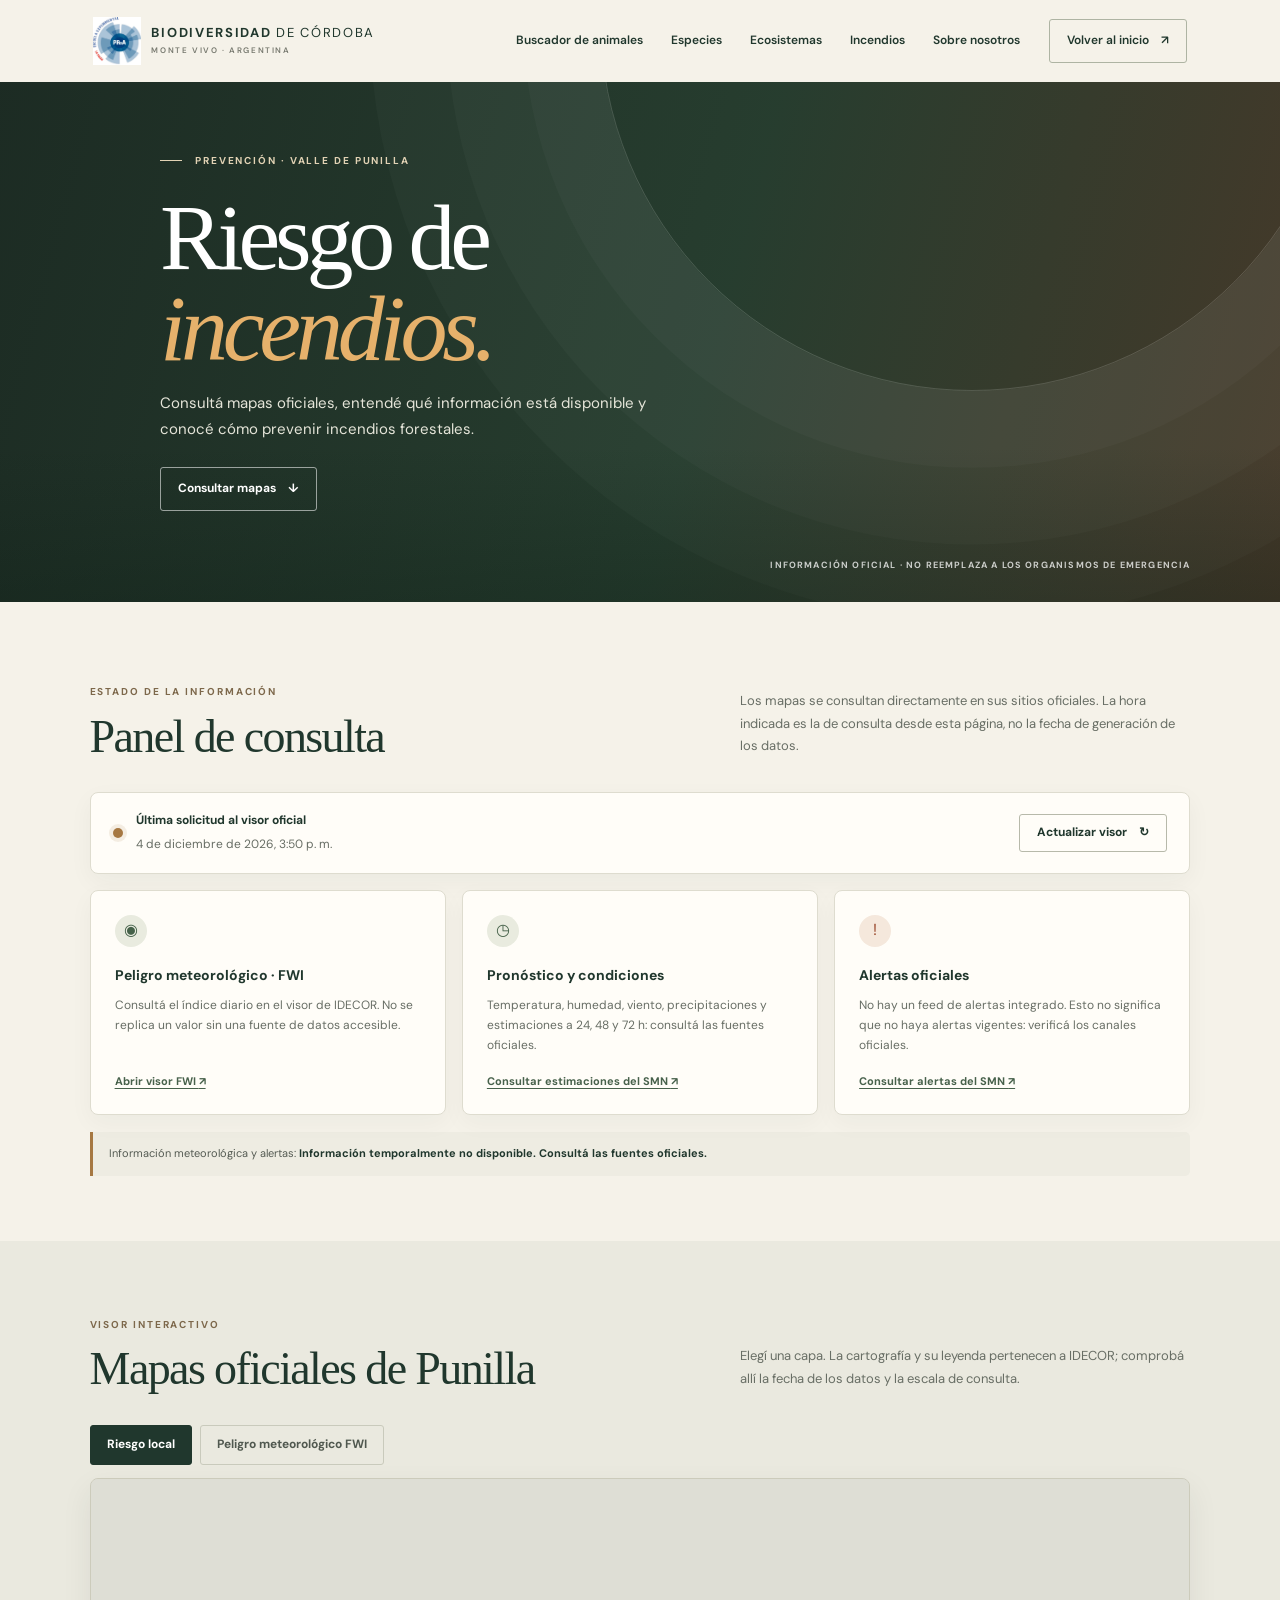
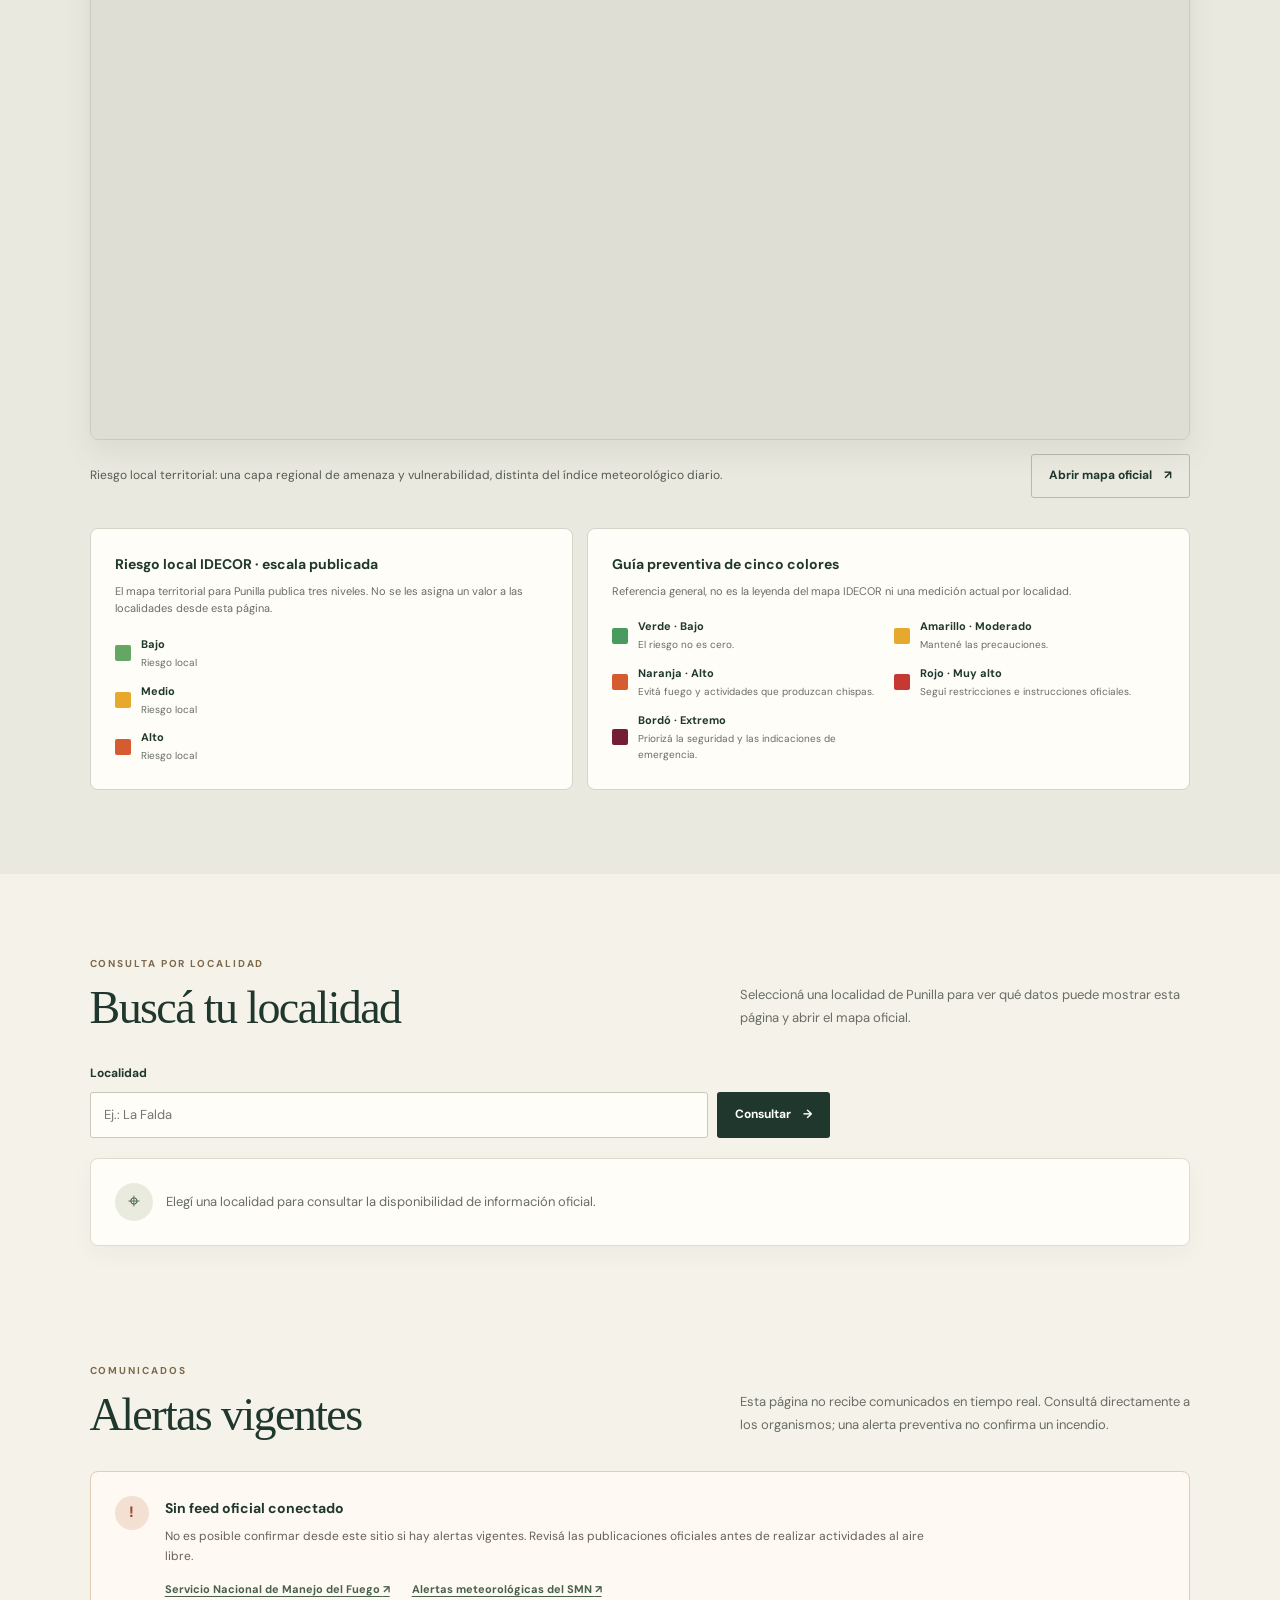
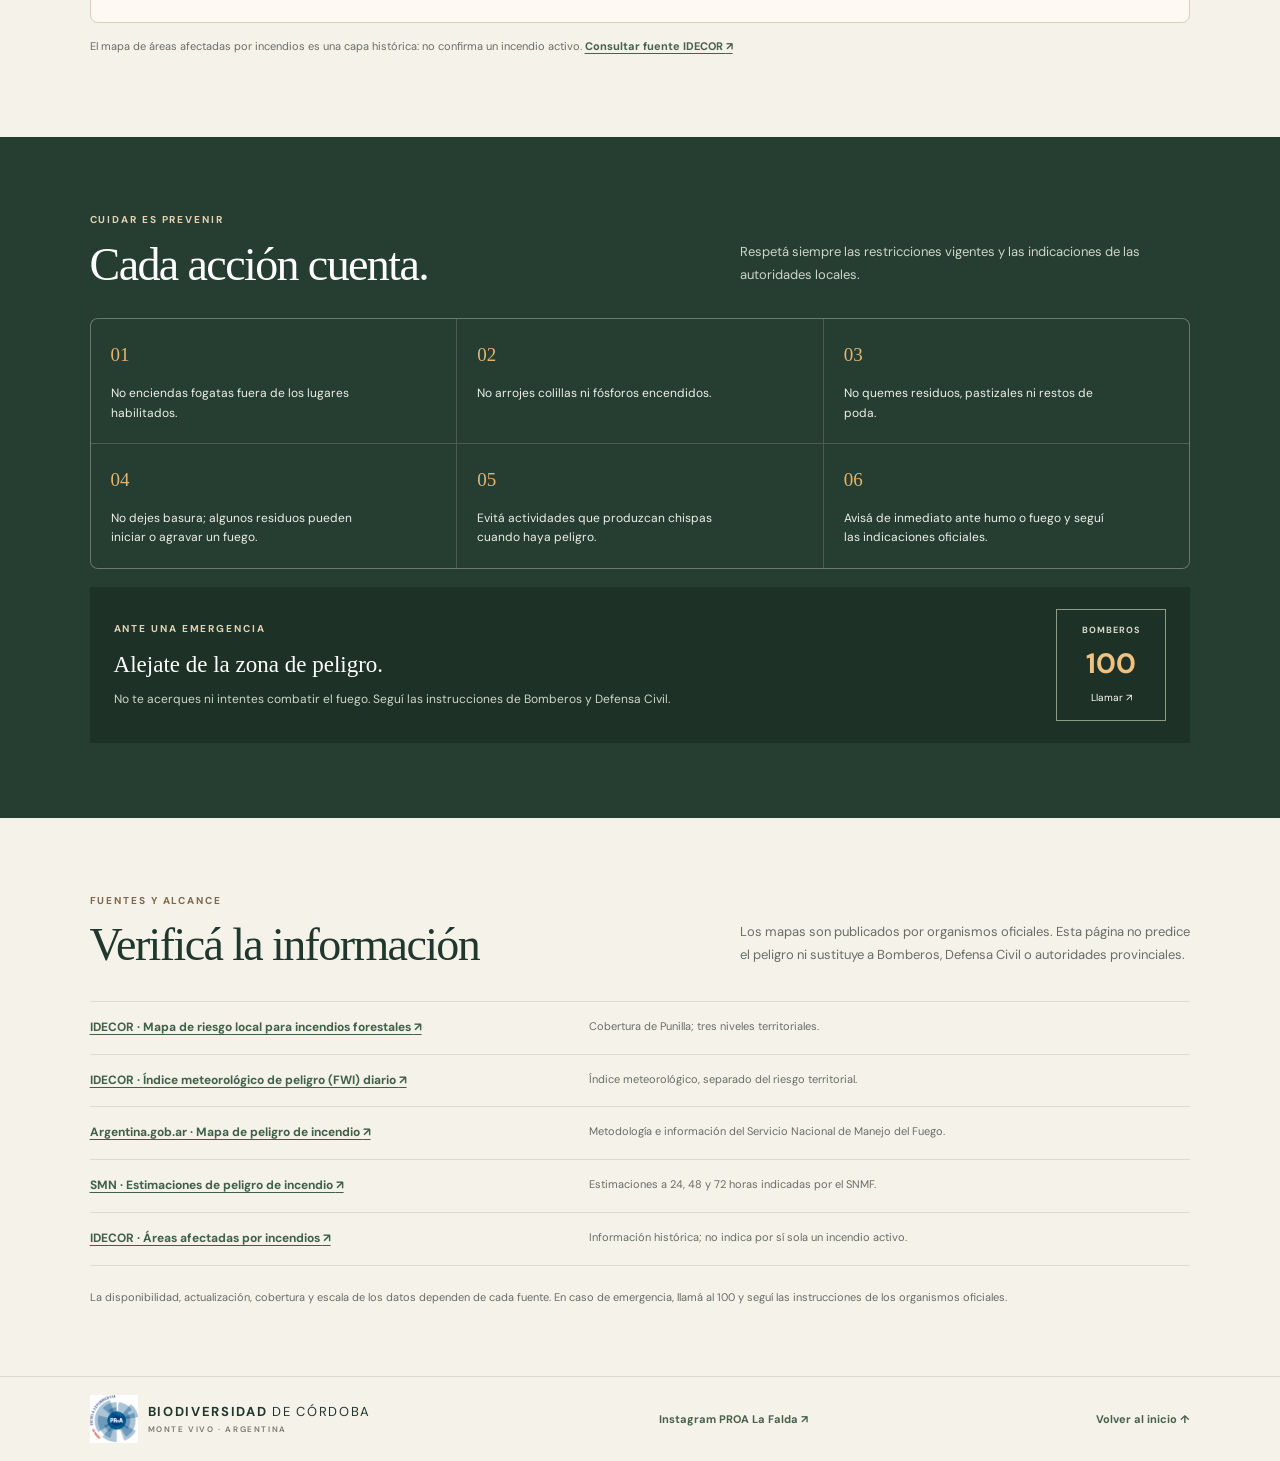
<file: incendios.html>
<!DOCTYPE html>
<html lang="es">
<head>
  <meta charset="UTF-8">
  <meta name="viewport" content="width=device-width, initial-scale=1.0">
  <meta name="theme-color" content="#f5f2e9">
  <meta name="description" content="Consultá los mapas oficiales de riesgo de incendios y recomendaciones preventivas para el Valle de Punilla, Córdoba.">
  <title>Riesgo de Incendios | Valle de Punilla</title>
  <link rel="stylesheet" href="style.css">
  <link rel="stylesheet" href="incendios.css">
  <script src="datos-incendios.js" defer></script>
  <script src="incendios.js" defer></script>
</head>
<body class="fire-page">
  <header class="site-header">
    <a class="brand" href="index.html#inicio" aria-label="Monte vivo, inicio">
      <img class="brand-logo" src="imagenes/logo-proa.png" alt="Logo de la Escuela Experimental PROA La Falda">
      <span>BIODIVERSIDAD <span class="brand-light">DE CÓRDOBA</span><small>MONTE VIVO · ARGENTINA</small></span>
    </a>
    <nav aria-label="Navegación principal">
      <a href="index.html#explorador">Buscador de animales</a>
      <a href="index.html#especies">Especies</a>
      <a href="index.html#ecosistemas">Ecosistemas</a>
      <a href="index.html#incendios">Incendios</a>
      <a href="index.html#sobre-nosotros">Sobre nosotros</a>
      <a class="nav-cta" href="index.html#inicio">Volver al inicio <span aria-hidden="true">↗</span></a>
    </nav>
  </header>

  <main>
    <section class="fire-hero" aria-labelledby="fire-title">
      <div class="fire-hero-content">
        <p class="fire-eyebrow"><span aria-hidden="true"></span> PREVENCIÓN · VALLE DE PUNILLA</p>
        <h1 id="fire-title">Riesgo de<br><em>incendios.</em></h1>
        <p>Consultá mapas oficiales, entendé qué información está disponible y conocé cómo prevenir incendios forestales.</p>
        <a class="fire-button fire-button-light" href="#mapa">Consultar mapas <span aria-hidden="true">↓</span></a>
      </div>
      <div class="fire-hero-note">INFORMACIÓN OFICIAL · NO REEMPLAZA A LOS ORGANISMOS DE EMERGENCIA</div>
    </section>

    <section class="fire-section fire-dashboard" aria-labelledby="dashboard-title">
      <div class="fire-section-heading">
        <div>
          <p class="fire-eyebrow fire-eyebrow-dark">ESTADO DE LA INFORMACIÓN</p>
          <h2 id="dashboard-title">Panel de consulta</h2>
        </div>
        <p>Los mapas se consultan directamente en sus sitios oficiales. La hora indicada es la de consulta desde esta página, no la fecha de generación de los datos.</p>
      </div>

      <div class="fire-update-card">
        <span class="fire-status-dot" aria-hidden="true"></span>
        <div>
          <strong>Última solicitud al visor oficial</strong>
          <time id="fire-last-check" datetime="">Esperando consulta…</time>
        </div>
        <button type="button" class="fire-button fire-button-outline" id="fire-refresh">Actualizar visor <span aria-hidden="true">↻</span></button>
      </div>

      <div class="fire-metrics">
        <article class="fire-metric">
          <span class="fire-metric-icon" aria-hidden="true">◉</span>
          <h3>Peligro meteorológico · FWI</h3>
          <p>Consultá el índice diario en el visor de IDECOR. No se replica un valor sin una fuente de datos accesible.</p>
          <a data-source-link="fwi" href="#" target="_blank" rel="noopener noreferrer">Abrir visor FWI <span aria-hidden="true">↗</span></a>
        </article>
        <article class="fire-metric">
          <span class="fire-metric-icon" aria-hidden="true">◷</span>
          <h3>Pronóstico y condiciones</h3>
          <p>Temperatura, humedad, viento, precipitaciones y estimaciones a 24, 48 y 72 h: consultá las fuentes oficiales.</p>
          <a data-source-link="smn" href="#" target="_blank" rel="noopener noreferrer">Consultar estimaciones del SMN <span aria-hidden="true">↗</span></a>
        </article>
        <article class="fire-metric fire-metric-alert">
          <span class="fire-metric-icon" aria-hidden="true">!</span>
          <h3>Alertas oficiales</h3>
          <p>No hay un feed de alertas integrado. Esto no significa que no haya alertas vigentes: verificá los canales oficiales.</p>
          <a data-source-link="smnAlerts" href="#" target="_blank" rel="noopener noreferrer">Consultar alertas del SMN <span aria-hidden="true">↗</span></a>
        </article>
      </div>
      <p class="fire-data-caveat">Información meteorológica y alertas: <strong>Información temporalmente no disponible. Consultá las fuentes oficiales.</strong></p>
    </section>

    <section class="fire-section fire-map-section" id="mapa" aria-labelledby="map-title">
      <div class="fire-section-heading">
        <div>
          <p class="fire-eyebrow fire-eyebrow-dark">VISOR INTERACTIVO</p>
          <h2 id="map-title">Mapas oficiales de Punilla</h2>
        </div>
        <p>Elegí una capa. La cartografía y su leyenda pertenecen a IDECOR; comprobá allí la fecha de los datos y la escala de consulta.</p>
      </div>

      <div class="fire-map-tabs" role="group" aria-label="Seleccionar mapa oficial">
        <button type="button" class="fire-map-tab is-active" data-map="territorial" aria-pressed="true">Riesgo local</button>
        <button type="button" class="fire-map-tab" data-map="fwi" aria-pressed="false">Peligro meteorológico FWI</button>
      </div>
      <div class="fire-map-frame-wrap">
        <iframe id="fire-map-frame" title="Mapa oficial de riesgo local de incendios forestales en Córdoba" loading="lazy" referrerpolicy="strict-origin-when-cross-origin" allowfullscreen></iframe>
        <div class="fire-map-fallback" id="fire-map-fallback" role="status" hidden>
          No se pudo cargar el visor integrado. Abrilo directamente en el sitio oficial.
        </div>
      </div>
      <div class="fire-map-caption">
        <p id="fire-map-description">Riesgo local territorial: una capa regional de amenaza y vulnerabilidad, distinta del índice meteorológico diario.</p>
        <a id="fire-map-open" class="fire-button fire-button-outline" href="#" target="_blank" rel="noopener noreferrer">Abrir mapa oficial <span aria-hidden="true">↗</span></a>
      </div>
      <div class="fire-legend-grid">
        <article class="fire-legend-card">
          <h3>Riesgo local IDECOR · escala publicada</h3>
          <p>El mapa territorial para Punilla publica tres niveles. No se les asigna un valor a las localidades desde esta página.</p>
          <ul class="fire-legend fire-legend-official">
            <li><span class="fire-swatch risk-low"></span><span><strong>Bajo</strong><small>Riesgo local</small></span></li>
            <li><span class="fire-swatch risk-medium"></span><span><strong>Medio</strong><small>Riesgo local</small></span></li>
            <li><span class="fire-swatch risk-high"></span><span><strong>Alto</strong><small>Riesgo local</small></span></li>
          </ul>
        </article>
        <article class="fire-legend-card">
          <h3>Guía preventiva de cinco colores</h3>
          <p>Referencia general, no es la leyenda del mapa IDECOR ni una medición actual por localidad.</p>
          <ul class="fire-legend fire-legend-guide">
            <li><span class="fire-swatch guide-low"></span><span><strong>Verde · Bajo</strong><small>El riesgo no es cero.</small></span></li>
            <li><span class="fire-swatch guide-moderate"></span><span><strong>Amarillo · Moderado</strong><small>Mantené las precauciones.</small></span></li>
            <li><span class="fire-swatch guide-high"></span><span><strong>Naranja · Alto</strong><small>Evitá fuego y actividades que produzcan chispas.</small></span></li>
            <li><span class="fire-swatch guide-very-high"></span><span><strong>Rojo · Muy alto</strong><small>Seguí restricciones e instrucciones oficiales.</small></span></li>
            <li><span class="fire-swatch guide-extreme"></span><span><strong>Bordó · Extremo</strong><small>Priorizá la seguridad y las indicaciones de emergencia.</small></span></li>
          </ul>
        </article>
      </div>
    </section>

    <section class="fire-section fire-locality-section" aria-labelledby="locality-title">
      <div class="fire-section-heading">
        <div>
          <p class="fire-eyebrow fire-eyebrow-dark">CONSULTA POR LOCALIDAD</p>
          <h2 id="locality-title">Buscá tu localidad</h2>
        </div>
        <p>Seleccioná una localidad de Punilla para ver qué datos puede mostrar esta página y abrir el mapa oficial.</p>
      </div>
      <form class="fire-locality-search" id="fire-locality-form">
        <label for="fire-locality-input">Localidad</label>
        <div class="fire-locality-controls">
          <input id="fire-locality-input" type="search" list="fire-localities" placeholder="Ej.: La Falda" autocomplete="off" required>
          <datalist id="fire-localities"></datalist>
          <button type="submit" class="fire-button">Consultar <span aria-hidden="true">→</span></button>
        </div>
        <p id="fire-locality-error" class="fire-inline-error" role="status" hidden>Elegí o escribí una de las localidades del Valle de Punilla.</p>
      </form>
      <article class="fire-locality-result" id="fire-locality-result" aria-live="polite">
        <div class="fire-locality-placeholder">
          <span aria-hidden="true">⌖</span>
          <p>Elegí una localidad para consultar la disponibilidad de información oficial.</p>
        </div>
      </article>
    </section>

    <section class="fire-section fire-alert-section" aria-labelledby="alerts-title">
      <div class="fire-section-heading">
        <div>
          <p class="fire-eyebrow fire-eyebrow-dark">COMUNICADOS</p>
          <h2 id="alerts-title">Alertas vigentes</h2>
        </div>
        <p>Esta página no recibe comunicados en tiempo real. Consultá directamente a los organismos; una alerta preventiva no confirma un incendio.</p>
      </div>
      <article class="fire-alert-empty" role="status">
        <span class="fire-alert-symbol" aria-hidden="true">!</span>
        <div>
          <h3>Sin feed oficial conectado</h3>
          <p>No es posible confirmar desde este sitio si hay alertas vigentes. Revisá las publicaciones oficiales antes de realizar actividades al aire libre.</p>
          <div class="fire-source-links">
            <a data-source-link="snmf" href="#" target="_blank" rel="noopener noreferrer">Servicio Nacional de Manejo del Fuego <span aria-hidden="true">↗</span></a>
            <a data-source-link="smnAlerts" href="#" target="_blank" rel="noopener noreferrer">Alertas meteorológicas del SMN <span aria-hidden="true">↗</span></a>
          </div>
        </div>
      </article>
      <p class="fire-history-note">El mapa de áreas afectadas por incendios es una capa histórica: no confirma un incendio activo. <a data-source-link="affected" href="#" target="_blank" rel="noopener noreferrer">Consultar fuente IDECOR <span aria-hidden="true">↗</span></a></p>
    </section>

    <section class="fire-prevention" aria-labelledby="prevention-title">
      <div class="fire-prevention-inner">
        <div class="fire-section-heading">
          <div>
            <p class="fire-eyebrow">CUIDAR ES PREVENIR</p>
            <h2 id="prevention-title">Cada acción cuenta.</h2>
          </div>
          <p>Respetá siempre las restricciones vigentes y las indicaciones de las autoridades locales.</p>
        </div>
        <div class="fire-prevention-grid">
          <article><span aria-hidden="true">01</span><p>No enciendas fogatas fuera de los lugares habilitados.</p></article>
          <article><span aria-hidden="true">02</span><p>No arrojes colillas ni fósforos encendidos.</p></article>
          <article><span aria-hidden="true">03</span><p>No quemes residuos, pastizales ni restos de poda.</p></article>
          <article><span aria-hidden="true">04</span><p>No dejes basura; algunos residuos pueden iniciar o agravar un fuego.</p></article>
          <article><span aria-hidden="true">05</span><p>Evitá actividades que produzcan chispas cuando haya peligro.</p></article>
          <article><span aria-hidden="true">06</span><p>Avisá de inmediato ante humo o fuego y seguí las indicaciones oficiales.</p></article>
        </div>
        <aside class="fire-emergency">
          <div>
            <p class="fire-eyebrow">ANTE UNA EMERGENCIA</p>
            <h3>Alejate de la zona de peligro.</h3>
            <p>No te acerques ni intentes combatir el fuego. Seguí las instrucciones de Bomberos y Defensa Civil.</p>
          </div>
          <a class="fire-call" href="tel:100" aria-label="Llamar a Bomberos al 100"><small>BOMBEROS</small><strong>100</strong><span>Llamar <span aria-hidden="true">↗</span></span></a>
        </aside>
      </div>
    </section>

    <section class="fire-section fire-sources" aria-labelledby="sources-title">
      <div class="fire-section-heading">
        <div>
          <p class="fire-eyebrow fire-eyebrow-dark">FUENTES Y ALCANCE</p>
          <h2 id="sources-title">Verificá la información</h2>
        </div>
        <p>Los mapas son publicados por organismos oficiales. Esta página no predice el peligro ni sustituye a Bomberos, Defensa Civil o autoridades provinciales.</p>
      </div>
      <ul class="fire-source-list">
        <li><a data-source-link="territorial" href="#" target="_blank" rel="noopener noreferrer">IDECOR · Mapa de riesgo local para incendios forestales <span aria-hidden="true">↗</span></a><span>Cobertura de Punilla; tres niveles territoriales.</span></li>
        <li><a data-source-link="fwiPage" href="#" target="_blank" rel="noopener noreferrer">IDECOR · Índice meteorológico de peligro (FWI) diario <span aria-hidden="true">↗</span></a><span>Índice meteorológico, separado del riesgo territorial.</span></li>
        <li><a data-source-link="snmf" href="#" target="_blank" rel="noopener noreferrer">Argentina.gob.ar · Mapa de peligro de incendio <span aria-hidden="true">↗</span></a><span>Metodología e información del Servicio Nacional de Manejo del Fuego.</span></li>
        <li><a data-source-link="smn" href="#" target="_blank" rel="noopener noreferrer">SMN · Estimaciones de peligro de incendio <span aria-hidden="true">↗</span></a><span>Estimaciones a 24, 48 y 72 horas indicadas por el SNMF.</span></li>
        <li><a data-source-link="affected" href="#" target="_blank" rel="noopener noreferrer">IDECOR · Áreas afectadas por incendios <span aria-hidden="true">↗</span></a><span>Información histórica; no indica por sí sola un incendio activo.</span></li>
      </ul>
      <p class="fire-disclaimer">La disponibilidad, actualización, cobertura y escala de los datos dependen de cada fuente. En caso de emergencia, llamá al 100 y seguí las instrucciones de los organismos oficiales.</p>
    </section>
  </main>

  <footer class="fire-footer">
    <a class="brand" href="index.html#inicio"><img class="brand-logo" src="imagenes/logo-proa.png" alt="Logo de la Escuela Experimental PROA La Falda"><span>BIODIVERSIDAD <span class="brand-light">DE CÓRDOBA</span><small>MONTE VIVO · ARGENTINA</small></span></a>
    <a href="https://www.instagram.com/proa_lafalda/" target="_blank" rel="noopener noreferrer">Instagram PROA La Falda ↗</a>
    <a href="index.html#inicio">Volver al inicio ↑</a>
  </footer>
</body>
</html>
</file>
<file: style.css>
@import url("https://fonts.googleapis.com/css2?family=DM+Sans:wght@400;500;600;700&family=Playfair+Display:ital,wght@0,500;0,600;0,700;1,500;1,600&display=swap");

:root {
  color-scheme: light;
  --paper: #f5f2e9;
  --ink: #263c32;
  --green: #244b3a;
  --moss: #687d58;
  --muted: #73786e;
  --line: #deddd1;
  --serif: "Playfair Display", Georgia, serif;
  --sans: "DM Sans", Arial, sans-serif;
}

* { box-sizing: border-box; }
html { scroll-behavior: smooth; scroll-padding-top: 85px; }
body { margin: 0; color: var(--ink); background: var(--paper); font: 15px/1.65 var(--sans); }
a { color: inherit; }
button, input { font: inherit; }
button:focus-visible, a:focus-visible, input:focus-visible { outline: 2px solid #d59a53; outline-offset: 4px; }
.site-header { height: 82px; padding: 0 7.3%; display: flex; align-items: center; justify-content: space-between; background: var(--paper); }
.brand { display: inline-flex; align-items: center; gap: 10px; text-decoration: none; font-size: 13px; font-weight: 700; letter-spacing: .13em; line-height: 1.15; }
.brand-logo { display: block; width: 48px; height: 48px; flex: 0 0 48px; object-fit: contain; }
.brand-mark { display: grid; width: 35px; height: 35px; place-items: center; border: 1px solid #93a081; border-radius: 50%; color: var(--moss); font-size: 21px; }
.brand-light { font-weight: 400; }
.brand small { display: block; margin-top: 5px; color: #77796f; font-size: 8px; font-weight: 600; letter-spacing: .2em; }
.site-header nav { display: flex; align-items: center; gap: clamp(20px, 3.5vw, 48px); }
.site-header nav a { text-decoration: none; font-size: 12px; font-weight: 600; }
.site-header nav a:hover, .text-link:hover { color: #a26d37; }
.site-header nav .nav-cta { padding: 11px 17px; border: 1px solid #aeb4a3; border-radius: 3px; }
.nav-cta span { margin-left: 9px; }

.hero { position: relative; display: flex; min-height: 610px; align-items: center; overflow: hidden; color: white; background: #233d31; }
.hero-image { position: absolute; inset: 0; background: linear-gradient(90deg, rgba(20, 43, 34, .82) 0%, rgba(23, 45, 35, .58) 47%, rgba(22, 38, 31, .12) 100%), linear-gradient(0deg, rgba(17, 33, 25, .28), transparent 35%), url("https://images.unsplash.com/photo-1448375240586-882707db888b?auto=format&fit=crop&w=2000&q=85") center 48%/cover; transform: scale(1.015); }
.hero-content { position: relative; z-index: 1; width: min(660px, 68%); margin: 0 0 24px 12.5%; }
.eyebrow { margin: 0; color: #e0d4b8; font-size: 10px; font-weight: 700; letter-spacing: .19em; }
.eyebrow-line { display: inline-block; width: 25px; height: 1px; margin: 0 9px 3px 0; background: currentColor; }
.hero h1 { margin: 23px 0 22px; font: 500 clamp(54px, 7.4vw, 91px)/1.02 var(--serif); letter-spacing: -.035em; }
.hero h1 em { color: #d3c897; font-weight: 500; }
.hero-copy { max-width: 430px; margin: 0 0 32px; color: #e4e6dc; font-size: 15px; line-height: 1.8; }
.button { display: inline-flex; align-items: center; justify-content: space-between; gap: 36px; min-height: 47px; padding: 0 17px; border: 1px solid transparent; border-radius: 2px; text-decoration: none; font-size: 11px; font-weight: 700; transition: background .2s, color .2s; }
.button-light { color: var(--ink); background: #f5f2e9; }
.button-light:hover { color: white; background: #526a4c; }
.hero-note { position: absolute; z-index: 1; bottom: 28px; left: 7.3%; display: flex; align-items: center; gap: 11px; color: #e3e1d7; font-size: 8px; font-weight: 600; letter-spacing: .13em; }
.note-dot { width: 6px; height: 6px; border-radius: 50%; background: #b9c68b; }
.note-divider { width: 24px; height: 1px; background: rgba(255,255,255,.55); }
.hero-side-label, .fire-side-label { position: absolute; right: 3%; color: rgba(255,255,255,.76); font-size: 8px; letter-spacing: .2em; writing-mode: vertical-rl; }
.hero-side-label { top: 35%; }

.section-wrap { width: min(1100px, 84%); margin: 0 auto; }
.intro { padding-top: 108px; padding-bottom: 82px; }
.eyebrow-dark { color: #71805f; }
.intro-grid { display: grid; grid-template-columns: 1fr 1fr; gap: 9%; align-items: center; margin-top: 22px; }
.intro h2, .section-heading h2, .help-intro h2 { margin: 0; font: 500 clamp(36px, 4.2vw, 51px)/1.15 var(--serif); letter-spacing: -.025em; }
.intro-copy { max-width: 450px; padding-top: 5px; color: #686e64; font-size: 13px; }
.intro-copy p { margin: 0 0 17px; }
.text-link { color: var(--green); font-size: 11px; font-weight: 700; text-decoration: none; }
.text-link span { margin-left: 10px; }
.intro-stats { display: grid; grid-template-columns: repeat(3, 1fr); margin-top: 69px; border-top: 1px solid var(--line); }
.intro-stats > div { position: relative; min-height: 91px; padding: 23px 18px 0 40px; border-right: 1px solid var(--line); }
.intro-stats > div:first-child { padding-left: 40px; }
.intro-stats > div:last-child { border: 0; }
.stat-mark { position: absolute; top: 25px; left: 0; color: #a17a4c; font-size: 9px; letter-spacing: .1em; }
.intro-stats strong, .intro-stats small { display: block; }
.intro-stats strong { font: 500 18px var(--serif); }
.intro-stats small { margin-top: 3px; color: var(--muted); font-size: 10px; }

.species-section { padding: 89px 0 90px; background: #eeece2; }
.section-heading { display: flex; align-items: end; justify-content: space-between; gap: 40px; }
.section-heading h2 { margin-top: 12px; }
.section-heading > p { max-width: 330px; margin: 0 0 5px; color: var(--muted); font-size: 12px; }
.buscador { max-width: 530px; margin: 35px 0 25px; }
.buscador label { display: block; margin-bottom: 8px; color: #53644c; font-size: 10px; font-weight: 700; }
.buscador-campo { display: flex; height: 48px; align-items: center; border: 1px solid #d3d5c9; background: #f9f8f2; }
.search-icon { padding-left: 13px; color: #7c826f; font-size: 25px; line-height: 1; transform: rotate(-15deg); }
.buscador input { min-width: 0; flex: 1; height: 100%; padding: 0 11px; border: 0; outline: 0; color: var(--ink); background: transparent; font-size: 12px; }
.buscador input::placeholder { color: #95988c; }
.buscador button { height: 100%; padding: 0 17px; border: 0; color: white; background: var(--green); cursor: pointer; font-size: 11px; font-weight: 600; }
.buscador button span { margin-left: 10px; }
.buscador button:hover { background: #49624a; }
.filter-row { display: flex; align-items: center; gap: 8px; margin-bottom: 21px; }
.filter-row > span { margin-right: 7px; color: #88887d; font-size: 8px; font-weight: 700; letter-spacing: .14em; }
.filter-button { padding: 7px 13px; border: 1px solid #d3d5c9; border-radius: 20px; color: #697064; background: transparent; cursor: pointer; font-size: 10px; }
.filter-button:hover, .filter-button.active { border-color: var(--green); color: white; background: var(--green); }
.fauna { display: grid; grid-template-columns: repeat(4, minmax(0, 1fr)); gap: 15px; }
.species-card { min-width: 0; overflow: hidden; background: #faf9f4; transition: transform .25s, box-shadow .25s; }
.species-card:hover { transform: translateY(-4px); box-shadow: 0 13px 28px rgba(43, 54, 41, .09); }
.species-card[hidden] { display: none; }
.species-visual { position: relative; display: flex; height: 166px; align-items: end; justify-content: space-between; overflow: hidden; padding: 13px; color: white; background-position: center; background-size: cover; isolation: isolate; }
.species-visual::before, .species-visual::after { position: absolute; z-index: -1; content: ""; }
.species-visual::before { inset: 0; background: linear-gradient(0deg, rgba(20, 34, 26, .65), transparent 58%); }
.species-visual::after { right: -12%; bottom: -57%; width: 88%; height: 120%; border: 1px solid rgba(255,255,255,.38); border-radius: 50%; box-shadow: 0 0 0 17px rgba(255,255,255,.08), 0 0 0 34px rgba(255,255,255,.06); transform: rotate(-15deg); }
.visual-label, .visual-number { position: relative; z-index: 1; font-size: 7px; font-weight: 700; letter-spacing: .13em; }
.visual-number { font-weight: 500; }
.visual-symbol { position: absolute; top: 41%; left: 50%; color: rgba(255,255,255,.8); font-size: 39px; text-shadow: 0 2px 12px rgba(0,0,0,.2); transform: translate(-50%, -50%); }
.card-content { padding: 16px 15px 13px; }
.card-meta { display: flex; min-height: 19px; align-items: center; justify-content: space-between; gap: 4px; color: #74796b; font-size: 7px; font-weight: 700; letter-spacing: .13em; }
.status { padding: 3px 6px; border-radius: 2px; font-size: 7px; letter-spacing: .08em; }
.status-danger { color: #9c523d; background: #f3e5dc; }
.status-watch { color: #817044; background: #f0ead4; }
.card-content h3 { margin: 10px 0 0; font: 500 20px/1.18 var(--serif); }
.scientific { margin: 3px 0 11px !important; color: #85877c !important; font: italic 10px var(--serif) !important; }
.card-content > p:not(.scientific) { min-height: 82px; margin: 0; color: #6b7066; font-size: 10px; line-height: 1.65; }
.card-footer { display: flex; align-items: center; justify-content: space-between; gap: 5px; margin-top: 13px; padding-top: 10px; border-top: 1px solid #e8e7dd; color: #58664f; font-size: 8px; font-weight: 600; }
.card-arrow { font-size: 14px; }
.sin-resultados { margin: 10px 0 18px; color: #795044; font-size: 12px; }
.source-note { margin: 17px 0 0; color: #7a7c72; font-size: 9px; line-height: 1.7; }

.fire-section { position: relative; display: grid; min-height: 590px; grid-template-columns: 1fr 1fr; overflow: hidden; color: white; background: #263b32; }
.fire-image { min-height: 590px; background: linear-gradient(0deg, rgba(27, 44, 35, .2), rgba(27, 44, 35, .05)), url("https://images.unsplash.com/photo-1473448912268-2022ce9509d8?auto=format&fit=crop&w=1200&q=85") center/cover; }
.fire-content { align-self: center; max-width: 530px; padding: 70px 16% 70px 12%; }
.fire-content .eyebrow { color: #d0bd8e; }
.fire-content h2 { margin: 16px 0; font: 500 clamp(34px, 4vw, 47px)/1.13 var(--serif); }
.fire-lead { max-width: 390px; margin: 0; color: #d5dad1; font-size: 12px; line-height: 1.8; }
.fire-tabs { display: flex; gap: 24px; margin-top: 32px; border-bottom: 1px solid rgba(255,255,255,.2); }
.fire-tabs button { position: relative; padding: 0 0 11px; border: 0; color: #aeb7ad; background: transparent; cursor: pointer; font-size: 11px; }
.fire-tabs button[aria-selected="true"] { color: white; }
.fire-tabs button[aria-selected="true"]::after { position: absolute; right: 0; bottom: -1px; left: 0; height: 2px; background: #d0bd8e; content: ""; }
.fire-panel { display: grid; min-height: 105px; grid-template-columns: 37px 1fr; gap: 12px; padding-top: 20px; }
.panel-index { color: #d0bd8e; font: 500 14px var(--serif); }
.fire-panel h3 { margin: 0 0 5px; font: 500 18px var(--serif); }
.fire-panel p { margin: 0; color: #c1c9be; font-size: 10px; line-height: 1.7; }
.fire-link { display: inline-block; margin-top: 8px; color: #e3d7b9; font-size: 10px; font-weight: 600; text-decoration: none; }
.fire-link span { margin-left: 10px; }
.fire-side-label { top: 38%; right: 2%; }

.help-section { display: grid; grid-template-columns: .9fr 1.1fr; gap: 12%; padding-top: 100px; padding-bottom: 105px; }
.help-intro h2 { margin: 17px 0; font-size: clamp(35px, 4vw, 47px); }
.help-intro > p:last-child { max-width: 370px; color: var(--muted); font-size: 11px; line-height: 1.8; }
.action-list { padding-top: 9px; }
.action-item { display: grid; width: 100%; grid-template-columns: 29px 1fr 20px; align-items: center; gap: 12px; padding: 15px 0; border: 0; border-bottom: 1px solid var(--line); color: var(--ink); background: transparent; text-align: left; cursor: pointer; }
.action-item:first-child { border-top: 1px solid var(--line); }
.action-check { display: grid; width: 24px; height: 24px; place-items: center; border: 1px solid #c6c9ba; border-radius: 50%; color: transparent; font-size: 12px; transition: background .2s, color .2s; }
.action-item[aria-pressed="true"] .action-check { border-color: #667b58; color: white; background: #667b58; }
.action-item strong, .action-item small { display: block; }
.action-item strong { font: 500 15px var(--serif); }
.action-item small { margin-top: 3px; color: var(--muted); font-size: 9px; }
.action-arrow { color: #7b846d; font-size: 15px; transition: transform .2s; }
.action-item:hover .action-arrow { transform: translate(2px, -2px); }
.action-progress { display: grid; grid-template-columns: auto 1fr auto; align-items: center; gap: 13px; margin-top: 20px; }
.progress-label, #progress-count { color: #77806d; font-size: 8px; font-weight: 700; letter-spacing: .11em; }
.progress-track { height: 3px; overflow: hidden; background: #e2e1d6; }
.progress-track span { display: block; width: 0; height: 100%; background: #70835d; transition: width .25s; }

.site-footer { display: flex; min-height: 100px; align-items: center; justify-content: space-between; gap: 25px; padding: 20px 7.3%; color: #e6e9df; background: #243a30; }
.footer-brand { font-size: 11px; }
.footer-brand .brand-mark { width: 30px; height: 30px; border-color: #89937c; color: #c5cbaf; }
.footer-brand small { color: #adb6a6; font-size: 7px; }
.site-footer > p { margin: 0; color: #c3cabe; font: italic 13px var(--serif); }
.back-top { color: #c3cabe; font-size: 8px; font-weight: 700; letter-spacing: .13em; text-decoration: none; }
.footer-instagram { color: #c3cabe; font-size: 10px; font-weight: 600; text-decoration: none; }
.footer-instagram:hover { color: white; }

.about-section { padding: 82px 0; background: #e9ebdf; }
.about-inner { display: grid; grid-template-columns: .9fr 1.1fr; gap: 12%; align-items: center; }
.about-inner h2 { max-width: 430px; margin: 14px 0 0; font: 500 clamp(36px, 4.2vw, 51px)/1.15 var(--serif); letter-spacing: -.025em; }
.about-copy { max-width: 520px; color: #626b60; font-size: 12px; line-height: 1.8; }
.about-copy p { margin: 0 0 14px; }
.about-instagram { margin-top: 6px; border-color: #9fa995; color: var(--green); background: transparent; }
.about-instagram:hover { color: white; background: var(--green); }

@media (min-width: 1400px) {
  .hero { min-height: 680px; }
}
@media (max-width: 900px) {
  .section-wrap { width: 88%; }
  .site-header nav { flex-wrap: wrap; justify-content: flex-end; gap: 8px 14px; }
  .hero-content { margin-left: 9%; }
  .fauna { grid-template-columns: repeat(2, minmax(0, 1fr)); gap: 18px; }
  .species-visual { height: 190px; }
  .card-content > p:not(.scientific) { min-height: 60px; }
  .fire-content { padding-right: 12%; padding-left: 10%; }
  .help-section { gap: 7%; }
  .about-inner { gap: 7%; }
}
@media (max-width: 600px) {
  html { scroll-padding-top: 15px; }
  .site-header { height: auto; min-height: 74px; padding: 13px 6%; align-items: flex-start; gap: 13px; }
  .brand { gap: 7px; font-size: 10px; }
  .brand-logo { width: 38px; height: 38px; flex-basis: 38px; }
  .brand-mark { width: 30px; height: 30px; font-size: 18px; }
  .brand small { font-size: 6px; }
  .site-header nav { justify-content: flex-end; flex-wrap: wrap; gap: 8px 14px; padding-top: 5px; }
  .site-header nav a { font-size: 9px; }
  .site-header nav .nav-cta { padding: 6px 8px; }
  .hero { min-height: 590px; align-items: center; }
  .hero-image { background-position: 58% center; }
  .hero-content { width: 86%; margin: -10px 0 28px 7%; }
  .hero h1 { font-size: clamp(54px, 13vw, 72px); }
  .hero-copy { max-width: 350px; font-size: 13px; }
  .hero-note { left: 7%; font-size: 7px; }
  .hero-side-label { right: 3%; font-size: 7px; }
  .section-wrap { width: 88%; }
  .intro { padding-top: 74px; padding-bottom: 65px; }
  .intro-grid { grid-template-columns: 1fr; gap: 15px; }
  .intro h2, .section-heading h2 { font-size: 39px; }
  .intro-stats { margin-top: 40px; }
  .intro-stats > div, .intro-stats > div:first-child { min-height: 82px; padding: 20px 7px 0 23px; }
  .stat-mark { top: 22px; font-size: 7px; }
  .intro-stats strong { font-size: 15px; }
  .intro-stats small { font-size: 8px; line-height: 1.4; }
  .species-section { padding: 68px 0; }
  .section-heading { display: block; }
  .section-heading > p { margin-top: 13px; }
  .buscador { margin-top: 25px; }
  .filter-row { gap: 6px; flex-wrap: wrap; }
  .filter-row > span { width: 100%; margin-bottom: 2px; }
  .filter-button { padding: 7px 10px; font-size: 9px; }
  .fauna { grid-template-columns: 1fr; gap: 15px; }
  .species-visual { height: 205px; }
  .card-content { padding: 17px; }
  .card-content > p:not(.scientific) { min-height: 0; }
  .source-note { font-size: 8px; }
  .fire-section { grid-template-columns: 1fr; }
  .fire-image { min-height: 270px; }
  .fire-content { max-width: none; padding: 52px 8% 60px; }
  .fire-content h2 { font-size: 39px; }
  .fire-side-label { top: 14%; right: 4%; }
  .help-section { grid-template-columns: 1fr; gap: 25px; padding-top: 70px; padding-bottom: 75px; }
  .help-intro h2 { font-size: 39px; }
  .about-section { padding: 65px 0; }
  .about-inner { grid-template-columns: 1fr; gap: 20px; }
  .about-inner h2 { font-size: 39px; }
  .action-item { gap: 9px; }
  .action-item strong { font-size: 14px; }
  .action-item small { font-size: 8px; }
  .site-footer { min-height: 120px; flex-wrap: wrap; padding: 22px 6%; }
  .site-footer > p { order: 1; width: 100%; font-size: 12px; }
  .back-top { font-size: 7px; }
}

.filter-row { flex-wrap: wrap; }
.category-select-label { margin-left: auto; color: #77796f; font-size: 10px; }
.filter-row select { min-height: 34px; padding: 0 30px 0 10px; border: 1px solid #d3d5c9; border-radius: 2px; color: #53644c; background: #f9f8f2; font: inherit; font-size: 10px; }
.results-count { min-height: 16px; margin: -7px 0 13px; color: #73786e; font-size: 10px; }
.fauna { grid-template-columns: repeat(4, minmax(0, 1fr)); }
.species-card { display: flex; flex-direction: column; }
.species-visual { display: block; height: auto; aspect-ratio: 1.37; padding: 0; background: #d9dece; }
.species-visual::before, .species-visual::after { display: none; }
.species-visual img { display: block; width: 100%; height: 100%; object-fit: cover; }
.species-visual img.image-missing { visibility: hidden; }
.image-fallback { position: absolute; inset: 0; display: grid; place-items: center; color: #53644c; font-size: 11px; }
.visual-label, .visual-number, .visual-symbol { display: none; }
.card-content { display: flex; flex: 1; flex-direction: column; padding: 16px; }
.card-content > p:not(.scientific) { min-height: 0; flex: 1; }
.card-footer { margin-top: 15px; }
.card-footer .card-arrow { display: none; }
.species-details-button { width: 100%; margin-top: 14px; padding: 10px 11px; border: 1px solid #bdc5b5; border-radius: 2px; color: var(--green); background: transparent; cursor: pointer; font-size: 10px; font-weight: 700; text-align: left; }
.species-details-button span { float: right; }
.species-details-button:hover { border-color: var(--green); color: white; background: var(--green); }
.photo-credit { display: block; padding: 5px 9px; color: #f6f5ed; background: #31483a; font-size: 8px; line-height: 1.4; }
.photo-credit a { color: inherit; }
.source-note { margin-top: 21px; }
.species-dialog { width: min(660px, calc(100% - 32px)); max-height: min(86vh, 880px); padding: 0; border: 0; color: var(--ink); background: var(--paper); box-shadow: 0 18px 80px rgba(0, 0, 0, .28); }
.species-dialog::backdrop { background: rgba(18, 30, 24, .72); backdrop-filter: blur(3px); }
.dialog-close-form { position: sticky; z-index: 1; top: 0; display: flex; justify-content: flex-end; height: 0; }
.dialog-close { display: grid; width: 42px; height: 42px; place-items: center; margin: 12px 12px 0 0; border: 0; border-radius: 50%; color: #fff; background: rgba(31, 52, 40, .82); cursor: pointer; font-size: 27px; line-height: 1; }
.dialog-image { display: block; width: 100%; max-height: 330px; aspect-ratio: 1.8; object-fit: cover; background: #d9dece; }
.dialog-body { padding: 27px clamp(20px, 5vw, 42px) 36px; }
.dialog-body h2 { margin: 9px 0 0; font: 500 clamp(30px, 6vw, 43px)/1.15 var(--serif); }
.dialog-body .scientific { margin: 4px 0 18px !important; }
.dialog-description { color: #5f665c; font-size: 13px; }
.detail-grid { display: grid; grid-template-columns: 1fr 1fr; gap: 18px 24px; margin-top: 22px; }
.detail-grid h3, .source-list h3 { margin: 0 0 4px; color: #60704f; font-size: 9px; letter-spacing: .12em; text-transform: uppercase; }
.detail-grid p { margin: 0; color: #5f665c; font-size: 11px; }
.source-list { margin-top: 27px; padding-top: 18px; border-top: 1px solid var(--line); }
.source-list ul { margin: 9px 0 0; padding-left: 18px; }
.source-list li { margin: 7px 0; color: #5f665c; font-size: 10px; }
.source-list a { color: var(--green); text-decoration-thickness: 1px; text-underline-offset: 2px; }
.dialog-navigation { display: flex; justify-content: space-between; gap: 12px; margin-top: 24px; }
.dialog-navigation button:disabled { opacity: .4; cursor: not-allowed; }
.dialog-image.image-missing { visibility: hidden; }

.ecosystems-section { padding: 88px 0 96px; background: #f5f2e9; }
.ecosystem-grid { display: grid; grid-template-columns: repeat(6, 1fr); gap: 16px; margin-top: 35px; }
.ecosystem-card { grid-column: span 2; overflow: hidden; border: 1px solid var(--line); background: #faf9f4; }
.ecosystem-card-wide { grid-column: span 2; }
.ecosystem-card:nth-child(4) { grid-column: 2 / span 2; }
.ecosystem-card:nth-child(5) { grid-column: 4 / span 2; }
.ecosystem-image { height: 180px; background-position: center; background-size: cover; }
.ecosystem-serrano { background-image: linear-gradient(rgba(35,58,46,.08), rgba(35,58,46,.08)), url("https://images.unsplash.com/photo-1448375240586-882707db888b?auto=format&fit=crop&w=900&q=80"); }
.ecosystem-espinal { background-image: linear-gradient(rgba(35,58,46,.08), rgba(35,58,46,.08)), url("https://images.unsplash.com/photo-1500530855697-b586d89ba3ee?auto=format&fit=crop&w=900&q=80"); }
.ecosystem-seco { background-image: linear-gradient(rgba(35,58,46,.08), rgba(35,58,46,.08)), url("https://images.unsplash.com/photo-1500534314209-a25ddb2bd429?auto=format&fit=crop&w=900&q=80"); }
.ecosystem-pastizal { background-image: linear-gradient(rgba(35,58,46,.08), rgba(35,58,46,.08)), url("https://images.unsplash.com/photo-1464822759023-fed622ff2c3b?auto=format&fit=crop&w=900&q=80"); }
.ecosystem-humedal { background-image: linear-gradient(rgba(35,58,46,.08), rgba(35,58,46,.08)), url("https://images.unsplash.com/photo-1500534623283-312aade485b7?auto=format&fit=crop&w=900&q=80"); }
.ecosystem-card > div:last-child { min-height: 190px; padding: 20px; }
.ecosystem-card h3 { margin: 8px 0 7px; font: 500 22px/1.2 var(--serif); }
.ecosystem-card p { margin: 0; color: #687064; font-size: 11px; }
.ecosystem-card small { display: block; margin-top: 15px; color: #60704f; font-size: 9px; font-weight: 700; }

.animal-explorer { padding: 88px 0 94px; background: #e9ebdf; }
.explorer-featured { margin-top: 34px; }
.explorer-featured-heading { display: flex; align-items: center; justify-content: space-between; gap: 20px; margin-bottom: 14px; }
.explorer-featured-heading h3 { margin: 0; font: 500 23px var(--serif); }
.explorer-show-all, #explorer-clear { border: 0; padding: 0; background: transparent; cursor: pointer; }
.explorer-featured-list { display: grid; grid-template-columns: repeat(4, minmax(0, 1fr)); gap: 14px; }
.explorer-search { max-width: none; margin: 38px 0 22px; }
.explorer-filter-groups { display: grid; gap: 12px; }
.explorer-filter-row { display: flex; align-items: center; flex-wrap: wrap; gap: 8px; }
.explorer-filter-row > span { min-width: 77px; color: #77796f; font-size: 8px; font-weight: 700; letter-spacing: .14em; }
.explorer-filter[aria-pressed="true"] { border-color: var(--green); color: white; background: var(--green); }
.explorer-tools { display: flex; align-items: center; gap: 10px; margin: 23px 0 18px; }
.explorer-tools label { margin-left: auto; color: #77796f; font-size: 10px; }
.explorer-tools select { min-height: 34px; padding: 0 28px 0 10px; border: 1px solid #d3d5c9; border-radius: 2px; color: #53644c; background: #f9f8f2; font: inherit; font-size: 10px; }
.explorer-results { display: grid; grid-template-columns: repeat(4, minmax(0, 1fr)); gap: 15px; }
.explorer-card { min-width: 0; overflow: hidden; background: #faf9f4; transition: transform .25s, box-shadow .25s; }
.explorer-card:hover { transform: translateY(-4px); box-shadow: 0 13px 28px rgba(43, 54, 41, .12); }
.explorer-card-link { display: block; color: inherit; text-decoration: none; }
.explorer-card-link:focus-visible { outline: 2px solid #d59a53; outline-offset: -2px; }
.explorer-card-visual { position: relative; height: auto; aspect-ratio: 1.45; overflow: hidden; background: #d9dece; }
.explorer-card-visual img { display: block; width: 100%; height: 100%; object-fit: cover; transition: transform .35s; }
.explorer-card:hover .explorer-card-visual img:not(.image-missing) { transform: scale(1.035); }
.explorer-card-visual img.image-missing { visibility: hidden; }
.explorer-image-fallback { position: absolute; inset: 0; display: grid; place-items: center; padding: 12px; color: #53644c; font-size: 11px; text-align: center; }
.explorer-card-content { padding: 15px 16px 17px; }
.explorer-card-meta { display: flex; min-height: 20px; align-items: center; justify-content: space-between; gap: 5px; color: #74796b; font-size: 8px; font-weight: 700; letter-spacing: .08em; }
.explorer-card-content h3 { margin: 9px 0 0; font: 500 21px/1.2 var(--serif); }
.explorer-card-content .scientific { margin: 3px 0 10px !important; }
.explorer-habitat { margin: 0 0 8px; color: #52654b; font-size: 9px; font-weight: 700; }
.explorer-description { min-height: 63px; margin: 0; color: #6b7066; font-size: 10px; line-height: 1.65; }
.explorer-card-cta { display: block; margin-top: 14px; padding-top: 9px; border-top: 1px solid #e8e7dd; color: var(--green); font-size: 9px; font-weight: 700; }
.explorer-photo-credit { display: block; min-height: 27px; padding: 6px 9px; color: #f6f5ed; background: #31483a; font-size: 8px; line-height: 1.45; }
.explorer-photo-credit a { color: inherit; }
.explorer-results .explorer-card { display: flex; flex-direction: column; }
.explorer-results .explorer-card > .explorer-card-link { display: flex; flex: 1; flex-direction: column; }
.explorer-results .explorer-card-content { display: flex; flex: 1; flex-direction: column; }
.explorer-results .explorer-description { flex: 1; }
.species-dialog-actions { display: flex; flex-wrap: wrap; gap: 9px; margin-top: 22px; }
.back-to-home { display: inline-block; margin-top: 22px; color: var(--green); font-size: 10px; font-weight: 700; text-decoration: none; }

@media (max-width: 900px) {
  .fauna { grid-template-columns: repeat(2, minmax(0, 1fr)); }
  .explorer-featured-list, .explorer-results { grid-template-columns: repeat(2, minmax(0, 1fr)); }
  .ecosystem-card, .ecosystem-card-wide { grid-column: span 3; }
  .ecosystem-card:nth-child(4), .ecosystem-card:nth-child(5) { grid-column: span 3; }
}
@media (max-width: 600px) {
  .filter-row { gap: 7px; }
  .category-select-label { margin: 8px 0 0; }
  .filter-row select { margin-top: 8px; }
  .fauna { grid-template-columns: 1fr; }
  .species-visual { aspect-ratio: 1.55; }
  .detail-grid { grid-template-columns: 1fr; gap: 14px; }
  .animal-explorer { padding: 68px 0 72px; }
  .explorer-featured-list, .explorer-results { grid-template-columns: 1fr; }
  .explorer-featured-heading { align-items: flex-start; flex-direction: column; }
  .explorer-card-visual { aspect-ratio: 1.55; }
  .explorer-filter-row > span { width: 100%; }
  .explorer-tools { flex-wrap: wrap; }
  .explorer-tools label { margin-left: 0; }
  .species-dialog-actions .filter-button { flex: 1; }
  .ecosystems-section { padding: 68px 0 72px; }
  .ecosystem-grid { grid-template-columns: 1fr; }
  .ecosystem-card, .ecosystem-card-wide, .ecosystem-card:nth-child(4), .ecosystem-card:nth-child(5) { grid-column: 1; }
  .ecosystem-image { height: 205px; }
}
@media (prefers-reduced-motion: reduce) {
  *, *::before, *::after { scroll-behavior: auto !important; transition-duration: .01ms !important; }
}
</file>
<file: incendios.css>
.fire-page {
  --fire-ink: #20372d;
  --fire-muted: #686e65;
  --fire-paper: #f5f2e9;
  --fire-card: #fffdf8;
  --fire-line: #dedccf;
  --fire-rust: #a64e32;
  background: var(--fire-paper);
  color: var(--fire-ink);
}

.fire-page .site-header nav { gap: clamp(12px, 2.2vw, 30px); }
.fire-page .site-header nav a { white-space: nowrap; }
.fire-page main { overflow: hidden; }
.fire-page .fire-section { display: block; min-height: 0; overflow: visible; grid-template-columns: none; color: var(--fire-ink); background: transparent; }
.fire-page a:focus-visible, .fire-page button:focus-visible, .fire-page input:focus-visible { outline: 3px solid #d88a39; outline-offset: 3px; }
.fire-page .site-header nav a:hover, .fire-page a:hover { color: #a26d37; }

.fire-hero {
  position: relative;
  display: flex;
  min-height: 520px;
  align-items: center;
  overflow: hidden;
  color: #fff;
  background: linear-gradient(105deg, rgba(28, 43, 35, .97), rgba(38, 61, 46, .83) 55%, rgba(84, 55, 37, .68)), #293d32;
}
.fire-hero::before, .fire-hero::after { position: absolute; content: ""; pointer-events: none; }
.fire-hero::before { width: 58vw; height: 58vw; right: -5vw; top: -34vw; border: 1px solid rgba(255,255,255,.16); border-radius: 50%; box-shadow: 0 0 0 6vw rgba(255,255,255,.025), 0 0 0 12vw rgba(255,255,255,.025), 0 0 0 18vw rgba(255,255,255,.025); }
.fire-hero::after { inset: auto 0 0; height: 30%; background: linear-gradient(0deg, rgba(13, 30, 21, .3), transparent); }
.fire-hero-content { position: relative; z-index: 1; width: min(760px, 80%); margin: 0 0 20px 12.5%; }
.fire-eyebrow { margin: 0; color: #e2d3b5; font-size: 10px; font-weight: 700; letter-spacing: .19em; }
.fire-eyebrow > span { display: inline-block; width: 22px; height: 1px; margin: 0 9px 3px 0; background: currentColor; }
.fire-eyebrow-dark { color: #7d684b; }
.fire-hero h1 { margin: 23px 0 17px; font-family: Georgia, "Times New Roman", serif; font-size: clamp(54px, 7.5vw, 94px); font-weight: 400; letter-spacing: -.055em; line-height: .96; }
.fire-hero h1 em { color: #e6b16b; font-weight: 400; }
.fire-hero-content > p:not(.fire-eyebrow) { max-width: 500px; margin: 0; color: #e5e5d9; font-size: 15px; line-height: 1.75; }
.fire-hero-note { position: absolute; z-index: 1; right: 7%; bottom: 29px; color: rgba(255,255,255,.75); font-size: 9px; font-weight: 700; letter-spacing: .13em; }
.fire-button { display: inline-flex; min-height: 44px; align-items: center; justify-content: center; gap: 12px; padding: 0 17px; border: 1px solid transparent; border-radius: 3px; background: var(--fire-ink); color: white; cursor: pointer; font: inherit; font-size: 12px; font-weight: 700; text-decoration: none; transition: background .2s ease, color .2s ease, transform .2s ease; }
.fire-button:hover { background: #355342; color: white !important; transform: translateY(-1px); }
.fire-button-light { margin-top: 25px; border-color: rgba(255,255,255,.55); background: transparent; color: white; }
.fire-button-light:hover { background: rgba(255,255,255,.12); }
.fire-button-outline { border-color: #b7b9aa; background: transparent; color: var(--fire-ink); }
.fire-button-outline:hover { background: #edf0e7; color: var(--fire-ink) !important; }

.fire-section { width: min(1120px, 86%); margin: 0 auto; padding: 82px 0; }
.fire-section-heading { display: flex; align-items: end; justify-content: space-between; gap: 36px; margin-bottom: 30px; }
.fire-section-heading h2 { margin: 10px 0 0; font-family: Georgia, "Times New Roman", serif; font-size: clamp(32px, 4vw, 46px); font-weight: 400; letter-spacing: -.035em; line-height: 1.12; }
.fire-section-heading > p { max-width: 450px; margin: 0 0 4px; color: var(--fire-muted); font-size: 13px; line-height: 1.75; }
.fire-dashboard { padding-bottom: 65px; }
.fire-update-card { display: flex; align-items: center; gap: 13px; padding: 18px 22px; border: 1px solid var(--fire-line); border-radius: 8px; background: var(--fire-card); box-shadow: 0 8px 24px rgba(32,55,45,.045); }
.fire-status-dot { width: 10px; height: 10px; flex: 0 0 10px; border-radius: 50%; background: #a67842; box-shadow: 0 0 0 4px rgba(166,120,66,.12); }
.fire-update-card > div { display: grid; gap: 4px; flex: 1; }
.fire-update-card strong { font-size: 12px; }
.fire-update-card time { color: var(--fire-muted); font-size: 12px; }
.fire-update-card .fire-button { min-height: 38px; }
.fire-metrics { display: grid; grid-template-columns: repeat(3, minmax(0, 1fr)); gap: 16px; margin-top: 16px; }
.fire-metric { display: flex; min-height: 220px; flex-direction: column; align-items: flex-start; padding: 24px; border: 1px solid var(--fire-line); border-radius: 8px; background: var(--fire-card); box-shadow: 0 8px 24px rgba(32,55,45,.04); transition: transform .2s ease, box-shadow .2s ease; }
.fire-metric:hover { transform: translateY(-3px); box-shadow: 0 14px 30px rgba(32,55,45,.09); }
.fire-metric-icon { display: grid; width: 32px; height: 32px; place-items: center; border-radius: 50%; background: #e9ebdf; color: #456149; font-size: 16px; }
.fire-metric-alert .fire-metric-icon { background: #f5e8dc; color: #9c4c30; }
.fire-metric h3 { margin: 17px 0 8px; font-size: 14px; }
.fire-metric p { flex: 1; margin: 0 0 16px; color: var(--fire-muted); font-size: 12px; line-height: 1.7; }
.fire-metric a, .fire-source-links a, .fire-history-note a { color: #47614b; font-size: 11px; font-weight: 700; text-decoration-thickness: 1px; text-underline-offset: 3px; }
.fire-data-caveat { margin: 17px 0 0; padding: 13px 16px; border-left: 3px solid #a67842; border-radius: 0 5px 5px 0; background: #eeece2; color: #555b53; font-size: 11px; line-height: 1.6; }
.fire-data-caveat strong { color: var(--fire-ink); }

.fire-page .fire-map-section { width: 100%; padding: 76px 7% 84px; background: #eae9df; }
.fire-map-section > .fire-section-heading, .fire-map-section > .fire-map-tabs, .fire-map-section > .fire-map-frame-wrap, .fire-map-section > .fire-map-caption, .fire-map-section > .fire-legend-grid { max-width: 1120px; margin-right: auto; margin-left: auto; }
.fire-map-tabs { display: flex; flex-wrap: wrap; gap: 8px; margin-bottom: 13px !important; }
.fire-map-tab { min-height: 40px; padding: 0 16px; border: 1px solid #c9cabc; border-radius: 3px; background: transparent; color: #50584f; cursor: pointer; font: inherit; font-size: 12px; font-weight: 700; transition: background .2s ease, color .2s ease; }
.fire-map-tab:hover, .fire-map-tab.is-active { border-color: var(--fire-ink); background: var(--fire-ink); color: #fff; }
.fire-map-frame-wrap { position: relative; min-height: 560px; overflow: hidden; border: 1px solid #cccbbb; border-radius: 8px; background: #deded5; box-shadow: 0 12px 30px rgba(32,55,45,.08); }
.fire-map-frame-wrap iframe { display: block; width: 100%; height: 560px; border: 0; background: #deded5; }
.fire-map-fallback { position: absolute; right: 12px; bottom: 12px; left: 12px; padding: 12px 15px; border: 1px solid #dfb5a2; background: #fff8f1; color: #6b3b29; font-size: 12px; }
.fire-map-caption { display: flex; align-items: center; justify-content: space-between; gap: 20px; padding: 14px 0 30px; }
.fire-map-caption p { margin: 0; color: #555b53; font-size: 12px; line-height: 1.6; }
.fire-legend-grid { display: grid; grid-template-columns: 1fr 1.25fr; gap: 14px; }
.fire-legend-card { padding: 24px; border: 1px solid #d5d4c9; border-radius: 8px; background: var(--fire-card); }
.fire-legend-card h3 { margin: 0 0 7px; font-size: 14px; }
.fire-legend-card > p { margin: 0 0 17px; color: var(--fire-muted); font-size: 11px; line-height: 1.6; }
.fire-legend { display: grid; gap: 10px; margin: 0; padding: 0; list-style: none; }
.fire-legend li { display: flex; align-items: center; gap: 10px; min-width: 0; }
.fire-legend li > span:last-child { display: grid; gap: 2px; }
.fire-legend strong { font-size: 11px; }
.fire-legend small { color: var(--fire-muted); font-size: 10px; }
.fire-swatch { width: 16px; height: 16px; flex: 0 0 16px; border-radius: 2px; }
.risk-low { background: #64a765; }
.risk-medium, .guide-moderate { background: #e7a82e; }
.risk-high, .guide-high { background: #d65b31; }
.guide-low { background: #4a9b60; }
.guide-very-high { background: #c63831; }
.guide-extreme { background: #741e35; }
.fire-legend-guide { grid-template-columns: repeat(2, minmax(0, 1fr)); }

.fire-locality-search { max-width: 740px; }
.fire-locality-search > label { display: block; margin-bottom: 8px; font-size: 12px; font-weight: 700; }
.fire-locality-controls { display: flex; gap: 9px; }
.fire-locality-controls input { min-width: 0; flex: 1; min-height: 46px; padding: 0 13px; border: 1px solid #c8c8bb; border-radius: 3px; background: var(--fire-card); color: var(--fire-ink); font: inherit; font-size: 13px; }
.fire-inline-error { margin: 8px 0 0; color: #a23c2b; font-size: 12px; }
.fire-locality-result { margin-top: 20px; padding: 24px; border: 1px solid var(--fire-line); border-radius: 8px; background: var(--fire-card); box-shadow: 0 8px 24px rgba(32,55,45,.04); }
.fire-locality-placeholder { display: flex; align-items: center; gap: 13px; color: var(--fire-muted); font-size: 13px; }
.fire-locality-placeholder > span { display: grid; width: 38px; height: 38px; place-items: center; border-radius: 50%; background: #e9ebdf; color: #456149; font-size: 21px; }
.fire-locality-placeholder p { margin: 0; }
.fire-locality-result h3 { margin: 0 0 13px; font-family: Georgia, "Times New Roman", serif; font-size: 27px; font-weight: 400; }
.fire-locality-notice { margin: 0 0 17px; color: var(--fire-muted); font-size: 12px; line-height: 1.7; }
.fire-locality-result dl { display: grid; grid-template-columns: minmax(150px, .7fr) 1.3fr; margin: 0 0 19px; border-top: 1px solid var(--fire-line); }
.fire-locality-result dt, .fire-locality-result dd { margin: 0; padding: 11px 0; border-bottom: 1px solid var(--fire-line); font-size: 11px; line-height: 1.6; }
.fire-locality-result dt { font-weight: 700; }
.fire-locality-result dd { color: var(--fire-muted); }
.fire-locality-recommendation { margin: 18px 0 0; color: #525c50; font-size: 12px; line-height: 1.7; }

.fire-alert-section { padding-top: 35px; }
.fire-alert-empty { display: flex; gap: 16px; padding: 24px; border: 1px solid #e1cbb9; border-radius: 8px; background: #fff9f3; }
.fire-alert-symbol { display: grid; width: 34px; height: 34px; flex: 0 0 34px; place-items: center; border-radius: 50%; background: #f3e0d2; color: #9b4a2d; font-weight: 800; }
.fire-alert-empty h3 { margin: 1px 0 6px; font-size: 14px; }
.fire-alert-empty p { max-width: 760px; margin: 0; color: #656158; font-size: 12px; line-height: 1.7; }
.fire-source-links { display: flex; flex-wrap: wrap; gap: 14px 22px; margin-top: 13px; }
.fire-history-note { margin: 14px 0 0; color: var(--fire-muted); font-size: 11px; line-height: 1.7; }

.fire-prevention { padding: 75px 7%; background: #263d31; color: #fff; }
.fire-prevention-inner { max-width: 1120px; margin: 0 auto; }
.fire-prevention .fire-section-heading { margin-bottom: 28px; }
.fire-prevention .fire-section-heading > p { color: #d0d5ca; }
.fire-prevention h2 { color: #fff; }
.fire-prevention-grid { display: grid; grid-template-columns: repeat(3, minmax(0, 1fr)); gap: 1px; overflow: hidden; border: 1px solid rgba(255,255,255,.17); border-radius: 8px; background: rgba(255,255,255,.17); }
.fire-prevention-grid article { min-height: 120px; padding: 20px; background: #263d31; }
.fire-prevention-grid article > span { color: #e2b575; font-family: Georgia, "Times New Roman", serif; font-size: 19px; }
.fire-prevention-grid article p { max-width: 270px; margin: 13px 0 0; color: #eef0e9; font-size: 12px; line-height: 1.65; }
.fire-emergency { display: flex; align-items: center; justify-content: space-between; gap: 20px; margin-top: 18px; padding: 22px 24px; background: #1d3127; }
.fire-emergency h3 { margin: 8px 0 6px; font-family: Georgia, "Times New Roman", serif; font-size: 23px; font-weight: 400; }
.fire-emergency > div > p:last-child { margin: 0; color: #d0d5ca; font-size: 12px; line-height: 1.6; }
.fire-call { display: grid; min-width: 110px; justify-items: center; gap: 3px; padding: 13px 18px; border: 1px solid #8e9b86; color: white; text-decoration: none; transition: background .2s ease; }
.fire-call:hover { background: #324c3c; color: white !important; }
.fire-call small { color: #d7d9ca; font-size: 9px; font-weight: 700; letter-spacing: .12em; }
.fire-call strong { color: #efc281; font-size: 28px; }
.fire-call > span { font-size: 10px; }

.fire-sources { padding-top: 75px; padding-bottom: 70px; }
.fire-source-list { margin: 0; padding: 0; border-top: 1px solid var(--fire-line); list-style: none; }
.fire-source-list li { display: grid; grid-template-columns: minmax(250px, .8fr) 1fr; gap: 18px; padding: 16px 0; border-bottom: 1px solid var(--fire-line); }
.fire-source-list a { color: #3f6148; font-size: 12px; font-weight: 700; text-decoration-thickness: 1px; text-underline-offset: 3px; }
.fire-source-list li > span { color: var(--fire-muted); font-size: 11px; line-height: 1.6; }
.fire-disclaimer { margin: 22px 0 0; color: var(--fire-muted); font-size: 11px; line-height: 1.7; }
.fire-footer { display: flex; min-height: 84px; align-items: center; justify-content: space-between; gap: 20px; padding: 18px 7%; border-top: 1px solid var(--fire-line); }
.fire-footer > a:nth-child(2), .fire-footer > a:last-child { color: #47614b; font-size: 11px; font-weight: 700; text-decoration: none; }

@media (max-width: 900px) {
  .fire-page .site-header { height: auto; min-height: 0; flex-direction: column; align-items: flex-start; gap: 12px; padding-top: 14px; padding-bottom: 14px; }
  .fire-page .site-header nav { width: 100%; flex-wrap: wrap; justify-content: flex-start; gap: 10px 18px; padding: 0; }
  .fire-page .site-header nav a { font-size: 10px; }
  .fire-section { width: 88%; }
  .fire-map-section, .fire-prevention { padding-right: 6%; padding-left: 6%; }
  .fire-map-frame-wrap, .fire-map-frame-wrap iframe { min-height: 470px; height: 470px; }
  .fire-metrics { grid-template-columns: repeat(2, minmax(0, 1fr)); }
  .fire-metric { min-height: auto; }
}
@media (max-width: 600px) {
  .fire-page .site-header { padding: 13px 6%; }
  .fire-page .site-header nav { gap: 8px 11px; }
  .fire-page .site-header nav a { font-size: 9px; }
  .fire-page .site-header nav .nav-cta { padding: 6px 8px; }
  .fire-hero { min-height: 430px; }
  .fire-hero-content { width: 86%; margin: -5px 0 35px 7%; }
  .fire-hero h1 { font-size: clamp(54px, 14vw, 74px); }
  .fire-hero-content > p:not(.fire-eyebrow) { max-width: 350px; font-size: 13px; }
  .fire-hero-note { right: 7%; bottom: 18px; left: 7%; font-size: 8px; line-height: 1.5; }
  .fire-section { width: 88%; padding: 58px 0; }
  .fire-section-heading { display: block; margin-bottom: 22px; }
  .fire-section-heading > p { margin-top: 13px; font-size: 12px; }
  .fire-dashboard { padding-bottom: 50px; }
  .fire-update-card { flex-wrap: wrap; padding: 14px; }
  .fire-update-card > div { min-width: calc(100% - 35px); }
  .fire-update-card .fire-button { margin-left: 23px; }
  .fire-metric { padding: 19px; }
  .fire-metrics { grid-template-columns: 1fr; }
  .fire-map-section, .fire-prevention { width: 100%; padding: 58px 6%; }
  .fire-map-frame-wrap, .fire-map-frame-wrap iframe { min-height: 430px; height: 430px; }
  .fire-map-caption { align-items: flex-start; flex-direction: column; padding-bottom: 22px; }
  .fire-map-caption .fire-button { width: 100%; }
  .fire-legend-grid { grid-template-columns: 1fr; }
  .fire-legend-guide { grid-template-columns: 1fr; }
  .fire-locality-controls { align-items: stretch; flex-direction: column; }
  .fire-locality-controls .fire-button { width: 100%; }
  .fire-locality-result { padding: 18px; }
  .fire-locality-result dl { grid-template-columns: 1fr; }
  .fire-locality-result dt { padding-bottom: 3px; border-bottom: 0; }
  .fire-locality-result dd { padding-top: 0; }
  .fire-alert-empty { padding: 17px; }
  .fire-source-links { flex-direction: column; gap: 10px; }
  .fire-prevention-grid { grid-template-columns: 1fr; }
  .fire-prevention-grid article { min-height: 95px; }
  .fire-emergency { align-items: flex-start; flex-direction: column; padding: 19px; }
  .fire-call { width: 100%; grid-template-columns: auto auto 1fr; align-items: center; justify-items: start; gap: 10px; }
  .fire-call strong { font-size: 23px; }
  .fire-source-list li { grid-template-columns: 1fr; gap: 5px; }
  .fire-footer { flex-wrap: wrap; padding: 18px 6%; }
}
@media (prefers-reduced-motion: reduce) {
  .fire-page *, .fire-page *::before, .fire-page *::after { scroll-behavior: auto !important; transition-duration: .01ms !important; }
}
</file>
